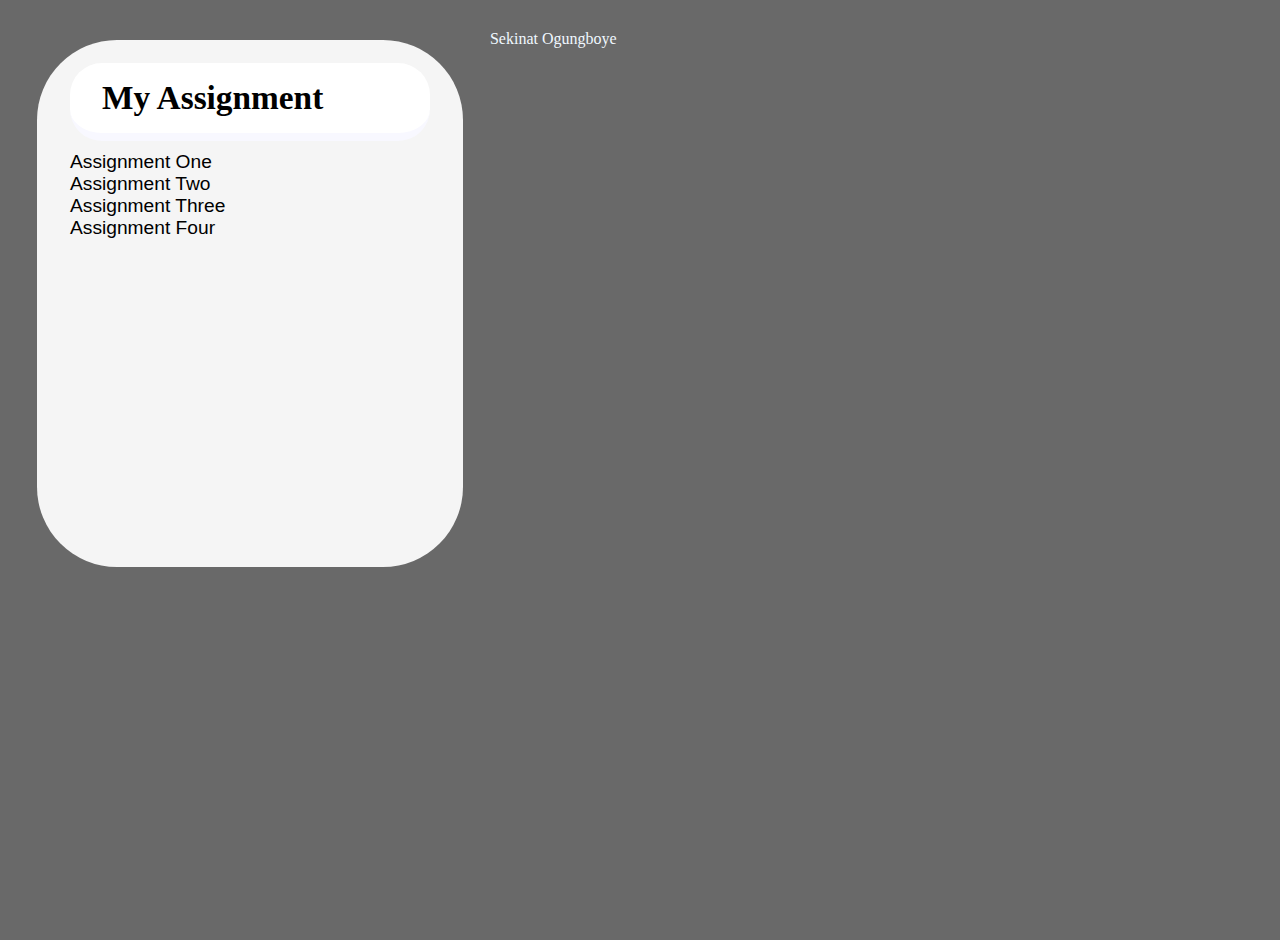
<file: index.html>
<!DOCTYPE html>
<html lang="en">
  <head>
    <meta charset="UTF-8" />
    <meta name="viewport" content="width=device-width, initial-scale=1.0" />
    <!-- link external styles -->
    <link href="/index.css" rel="stylesheet" />

    <title>Assignments</title>
  </head>
  <body>
    <main>
      <div class="container">
        <div class="card">
    <h1 class="indented-heading">
      My Assignment</h1>
  </div>
  <div class="content">
    <a href="./index1.html">Assignment One</a> <br>
    <a href="./index2.html">Assignment Two</a> <br>
    <a href="./index3.html">Assignment Three</a> <br>
    <a href="./index4.html">Assignment Four</a>
  </div>
</div>
</main>
  <div class="footer">
      Sekinat Ogungboye
      
    </div>
  </body>
</html>
</file>
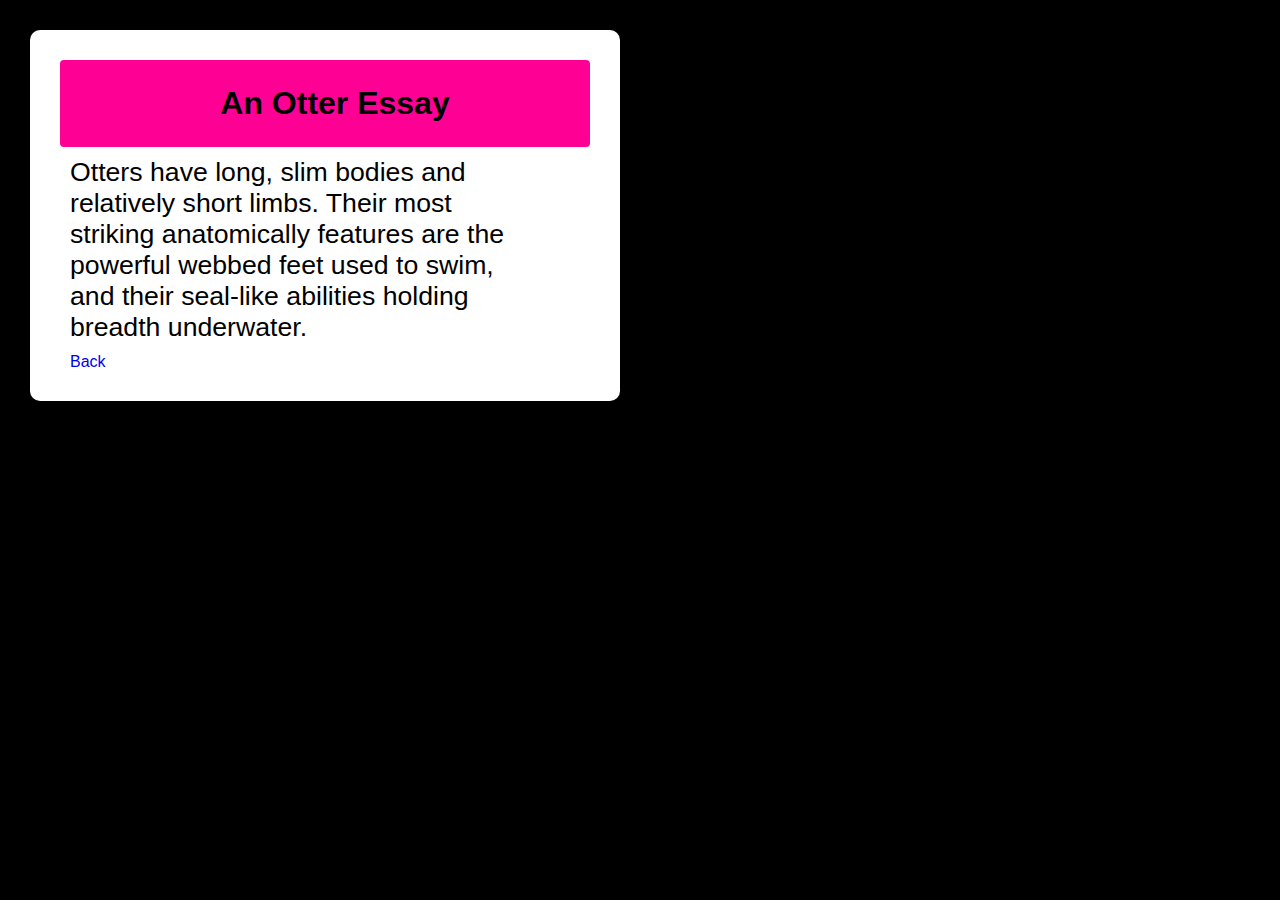
<file: index1.html>
<!DOCTYPE html>
<html lang="en">
  <head>
    <meta charset="UTF-8" />
    <meta name="viewport" content="width=device-width, initial-scale=1.0" />
    <title>Otter Essay</title>
    <link href="/index1.css" rel="stylesheet">
  </head>
  <body>
<div class="container">
  <div class="box">
    <h1>An Otter Essay</h1>
</div>
    <div class="content">
    <p style="font-size: 20pt;">
      Otters have long, slim bodies and <br> relatively 
      short limbs. Their most <br>
      striking anatomically features are the <br>
      powerful webbed feet used to swim, <br>
      and their seal-like abilities holding <br>
      breadth underwater.
    </p>
    <a class= "nav" href="./index.html">Back</a>
  </div>
  </div>
  </body>
</html>
</file>
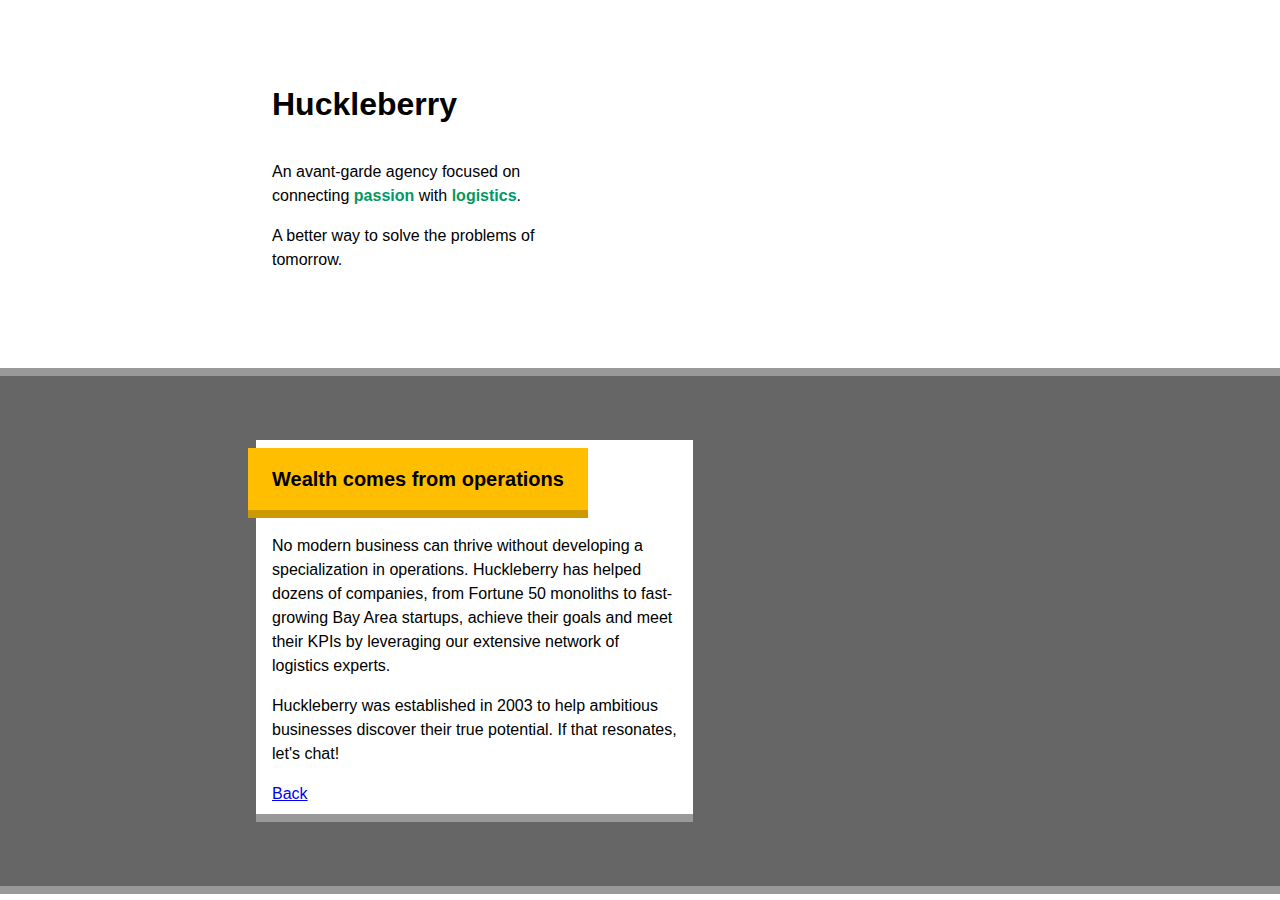
<file: index2.html>
<!DOCTYPE html>
<html lang="en">
<head>
    <meta charset="UTF-8">
    <meta name="viewport" content="width=device-width, initial-scale=1.0">
    <title>Huckleberry</title>
    <link href="/index2.css" rel="stylesheet">
</head>
<body>
<header>
    <header>
        <div class="max-width-wrapper">
          <div class="intro-chunk">
            <h1 class="title">Huckleberry</h1>

            <p>
              An avant-garde agency focused on <br> connecting
              <strong>passion</strong> with <strong>logistics</strong>.
            </p>
  
            <p>A better way to solve the problems of <br> tomorrow.</p>
          </div>
        
      </header>
      <main>
        <section class="max-width-wrapper">
          <div class="card">
            <h2 class="indented-heading">
              Wealth comes from operations
            </h2>
            <p>
              No modern business can thrive without developing a <br>
              specialization in operations. Huckleberry has helped <br>
              dozens of companies, from Fortune 50 monoliths to fast- <br>
              growing Bay Area startups, achieve their goals and meet <br>
              their KPIs by leveraging our extensive network of <br>
              logistics experts.
            </p>
            <p>
              Huckleberry was established in 2003 to help ambitious <br>
              businesses discover their true potential. If that resonates, <br>
               let's chat!
            </p>
            <a class= "nav" href="./index.html">Back</a>
          </div>
        </section>
      </main>
    </body>
</html>
</file>
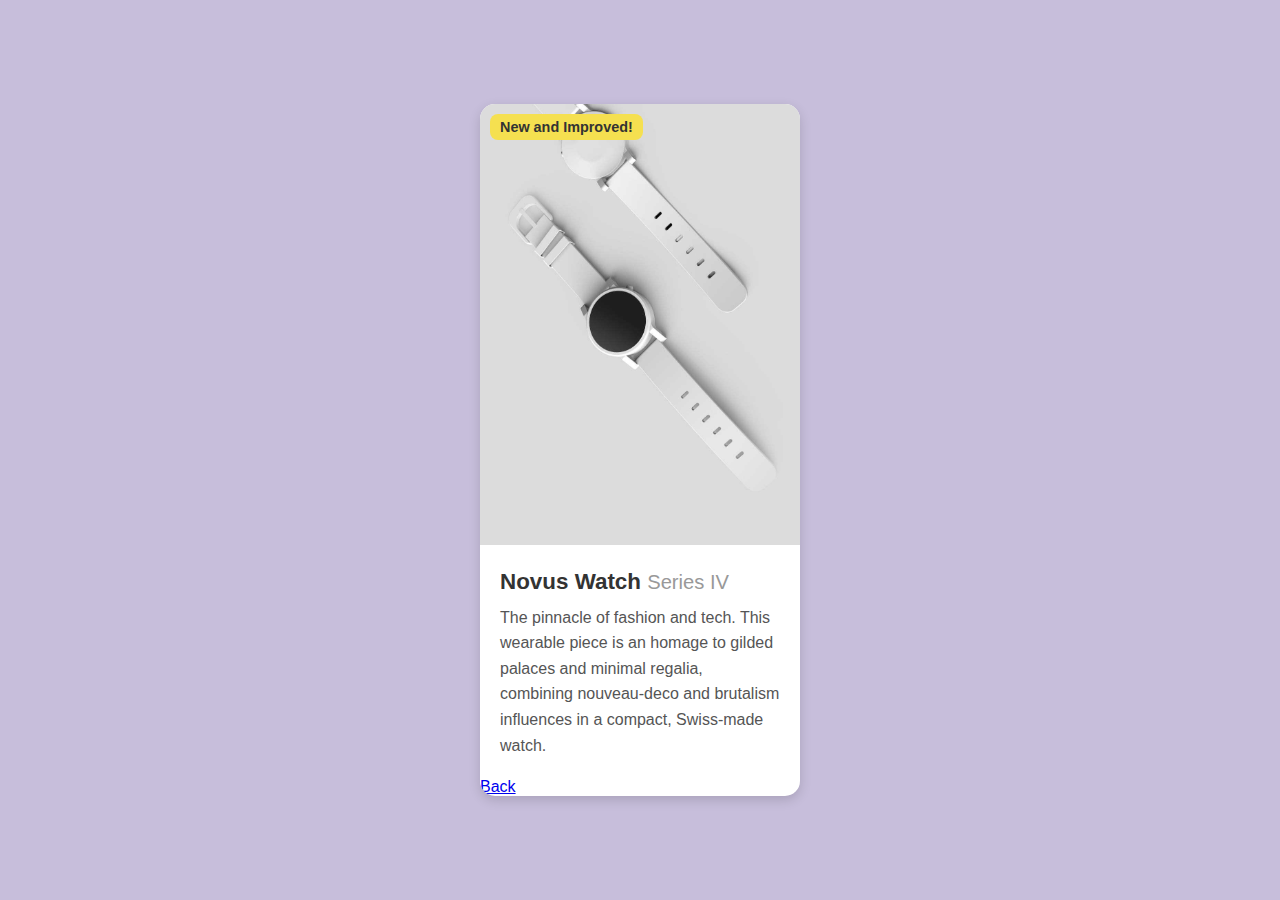
<file: index3.html>
<!DOCTYPE html>
<html lang="en">
<head>
    <meta charset="UTF-8">
    <meta name="viewport" content="width=device-width, initial-scale=1.0">
    <title>Novus Watch</title>
    <link href="/index3.css" rel="stylesheet">
</head>
<body>
        <div class="card">
          <div class="badge">New and Improved!</div>
          <img src="/assets/WhatsApp Image 2024-11-05 at 13.18.11_1ad1afb5.jpg" alt="Novus Watch" class="watch-image">
          <div class="content">
            <h1>Novus Watch <span class="series">Series IV</span></h1>
            <p>The pinnacle of fashion and tech. This <br>
             wearable piece is an homage to gilded <br>
             palaces and minimal regalia, 
            combining nouveau-deco and brutalism <br>
            influences in a compact, Swiss-made <br>
            watch.</p>
          </div>
          <a class= "nav" href="./index.html">Back</a>
        </div>
</body>
</html>
</file>
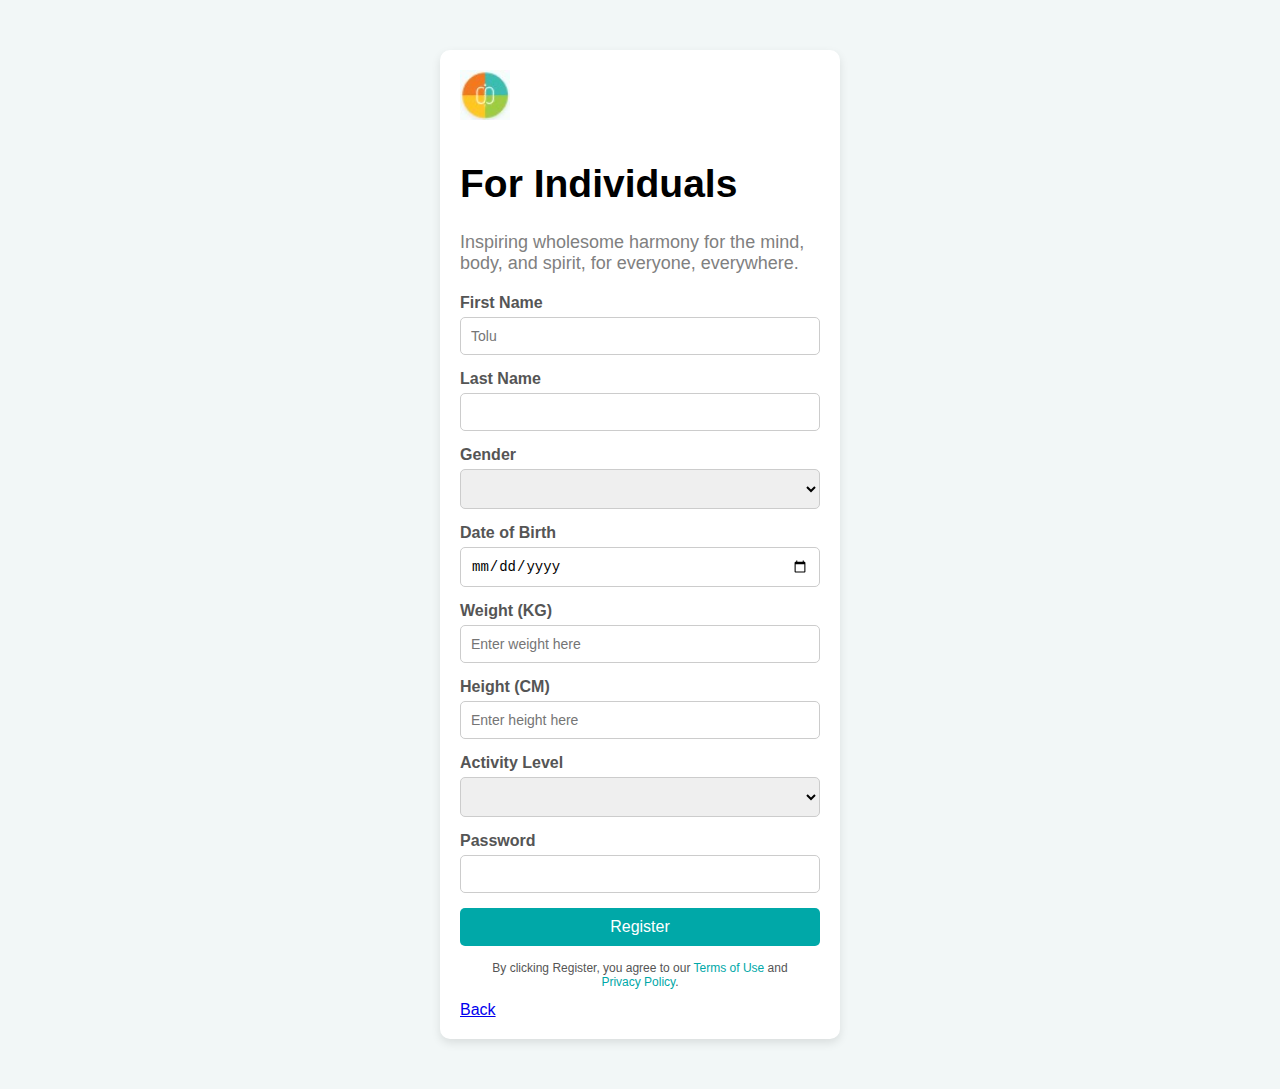
<file: index4.html>
<!DOCTYPE html>
<html lang="en">
<head>
    <meta charset="UTF-8">
    <meta name="viewport" content="width=device-width, initial-scale=1.0">
    <title>For Individuals</title>
    <link href="/index4.css" rel="stylesheet">
</head>
<body>
    <div class="form-container">
        <div class="header">
          <img src="/assets/WhatsApp Image 2024-11-14 at 16.03.21_302b2c59.jpg" alt="logo" class="logo">
          <h1>For Individuals</h1>
          <p>Inspiring wholesome harmony for the mind, body, and spirit, for everyone, everywhere.</p>
        </div>
        
        <form class="individual-form">
          <div class="form-group">
            <label for="firstName">First Name</label>
            <input type="text" id="firstName" placeholder="Tolu">
          </div>
          
          <div class="form-group">
            <label for="lastName">Last Name</label>
            <input type="text" id="lastName" placeholder="">
          </div>
          
          <div class="form-group">
            <label for="gender">Gender</label>
            <select id="gender">
              <option value="" disabled selected></option>
              <option value="male">Male</option>
              <option value="female">Female</option>
            </select>
          </div>
          
          <div class="form-group">
            <label for="dob">Date of Birth</label>
            <input type="date" id="dob" placeholder="select here">
          </div>
          
          <div class="form-group">
            <label for="weight">Weight (KG)</label>
            <input type="number" id="weight" placeholder="Enter weight here">
          </div>
          
          <div class="form-group">
            <label for="height">Height (CM)</label>
            <input type="number" id="height" placeholder="Enter height here">
          </div>
          
          <div class="form-group">
            <label for="activityLevel">Activity Level</label>
            <select id="activityLevel">
              <option value="" disabled selected></option>
              <option value="low">Low</option>
              <option value="moderate">Moderate</option>
              <option value="high">High</option>
            </select>
          </div>
          
          <div class="form-group">
            <label for="password">Password</label>
            <input type="password" id="password">
          </div>
          
          <button type="submit" class="submit-button">Register</button>
          
          <p class="terms">
            By clicking Register, you agree to our <a href="#">Terms of Use</a> and <a href="#"> <br>Privacy Policy</a>.
          </p>
        </form>
        <a class= "nav" href="./index.html">Back</a>
      </div>
    </body>
    </html>
</file>
<file: index.css>
* {
    margin: 10px;
    box-sizing: content-box;
    font-family: l;
}
body{
display: flex;
  align-self: center;
  height: 100vh;
  background-color: dimgrey;
  color: ;
}
.card {
    font-size: 20pt;
    font-family: Arial, Helvetica, sans-serif;

}
.container {
    background-color:whitesmoke;
    border-radius: 5pc;
    width: 400px;
    padding: 10pt;
    height: 500px; 
    margin-left: 5pt;
    margin-right: 5pt; 
}
.indented-heading {
border-left: 20pc;
        margin-bottom: 0;
        padding: 16px 24px;
        padding-left: 2pc;
        font-size: 25pt;
        background: white;
        border-bottom: 8px solid ghostwhite;
        width: fit-300px;
        border-radius: 2pc;
      }
      [href] {
        color: black;
        font-family:'Franklin Gothic Medium', 'Arial Narrow', Arial, sans-serif;
        font-size: larger;
        text-decoration: double;
      }
    
.footer {
    background-position: 10px;
    color: aliceblue;
    position: static;
</file>
<file: index1.css>
* {
    margin: 10px;
    padding: 0;
    width: 500px;
    height: 100pt
    box-sizing:border-box;
  }
  body {
    margin: 50;
    padding: 20;
    display: flex;
    align-items: center;
    max-width:max-content;
  
    background-color: black;
    font-family: Arial, Helvetica, sans-serif;
  }
  .container {
      background-color: white;
      border-radius: 10px;
      width: 200pc;
      ;
      
      padding: 20px;
      box-shadow: 0px 15px rgba(0, 0, 0 0.2);
      text-align-last: auto;
  }
  .box{
      background-color: rgb(255, 0, 149);
      color: black;
      padding: 15px;
      border-radius:  4px;
      text-align: center;
      font-weight:100;   
  }
  .content {
    color: black;
    font: size 50pc;
  }
  .nav {
    background-color: white;
    text-decoration: black;
  }
</file>
<file: index2.css>
* {
    box-sizing: border-box;
    font-family: 'Lato', sans-serif;
  }
  
  html,
  body {
    margin: 0;
    padding: 0;
    height: 100%;
    line-height: 1.5;
    font-size: 1rem;
  }
  
  /* Add styles here! */
  p {
    margin: 16px 0;
  }
  
  strong {
    color: hsl(160deg, 100%, 30%);
  }
  
  .max-width-wrapper {
    display: flex;
    max-width: 768px;
    margin: 0 auto;
    padding: 64px 0;
  }
  
  header {
    border-bottom: 8px solid hsl(0deg, 0%, 60%);
    min-height: 45%;
  }
  
  .title {
    margin-top: 0;
    margin-bottom: 32px;
    font-size: 2rem;
  }
  
  .intro-chunk {
    max-width: 384px;
    padding: 16px;
  }
  
  main {
    background: hsl(0deg, 0%, 40%);
    min-height: 55%;
  }
  
  .card {
    background: hsl(0deg, 0%, 100%);
    border-bottom: 8px solid hsl(0deg, 0%, 60%);
    padding: 8px 16px;
  }
  
  .indented-heading {
    margin-top: 0;
    margin-bottom: 0;
    margin-left: -24px;
    padding: 16px 24px;
    font-size: 1.25rem;
    background: hsl(45deg, 100%, 50%);
    border-bottom: 8px solid hsl(45deg, 100%, 40%);
    width: fit-content;
  }
</file>
<file: index3.css>
* {
    margin: 0;
    padding: 0;
    box-sizing: border-box;
  }
  
  body {
    display: flex;
    justify-content: center;
    align-items: center;
    height: 100vh;
    background-color: #c7bedb;
    font-family: Arial, sans-serif;
  }
  
  .card {
    background-color: white;
    width: 320px;
    border-radius: 15px;
    box-shadow: 0 4px 12px rgba(0, 0, 0, 0.15);
    overflow: hidden;
    position: relative;
  }
  
  .badge {
    background-color: #f5e050;
    color: #333;
    font-weight: bold;
    padding: 5px 10px;
    border-radius: 8px;
    position: absolute;
    top: 10px;
    left: 10px;
    font-size: 0.9em;
  }
  
  .watch-image {
    width: 100%;
    height: auto;
  }
  
  .content {
    padding: 20px;
  }
  
  h1 {
    font-size: 1.4em;
    color: #333;
    font-weight: bold;
  }
  
  .series {
    font-size: 0.9em;
    color: #999;
    font-weight: normal;
  }
  
  p {
    color: #555;
    line-height: 1.6;
    margin-top: 10px;
  }
</file>
<file: index4.css>
* {
    box-sizing: border-box;
  }
  
  body {
    font-family: Arial, sans-serif;
    margin: 0;
    padding: 0;
    background-color: #f2f7f7;
  }
  
  .form-container {
    max-width: 400px;
    margin: 50px auto;
    padding: 20px;
    background-color: white;
    border-radius: 10px;
    box-shadow: 0 4px 10px rgba(0, 0, 0, 0.1);
  }
  
  .header {
    text-align: left;
    margin-bottom: 20px;
    font-size: x-large;
  }
  
  .logo {
    border-left: 5pt;
    width: 50px;
    margin-bottom: 10px;
    margin-left: ;
  }
  
  h1 {
    font-size: 39px;
    color: black;
    text-align: left;
  }
  
  p {
    color: grey;
    font-size: 18px;
  }
  
  .individual-form {
    display: flex;
    flex-direction: column;
  }
  
  .form-group {
    margin-bottom: 15px;
  }
  
  .form-group label {
    display: block;
    font-weight: bold;
    color: #555;
    margin-bottom: 5px;
  }
  
  .form-group input,
  .form-group select {
    width: 100%;
    padding: 10px;
    font-size: 14px;
    border: 1px solid #ccc;
    border-radius: 5px;
  }
  
  .submit-button {
    background-color: #00a8a8;
    color: white;
    padding: 10px;
    border: none;
    border-radius: 5px;
    font-size: 16px;
    cursor: pointer;
  }
  
  .submit-button:hover {
    background-color: #008080;
  }
  
  .terms {
    font-size: 12px;
    color: #555;
    text-align: center;
    margin-top: 15px;
  }
  
  .terms a {
    color: #00a8a8;
    text-decoration: none;
  }
  
  .terms a:hover {
    text-decoration: underline;
  }
</file>
